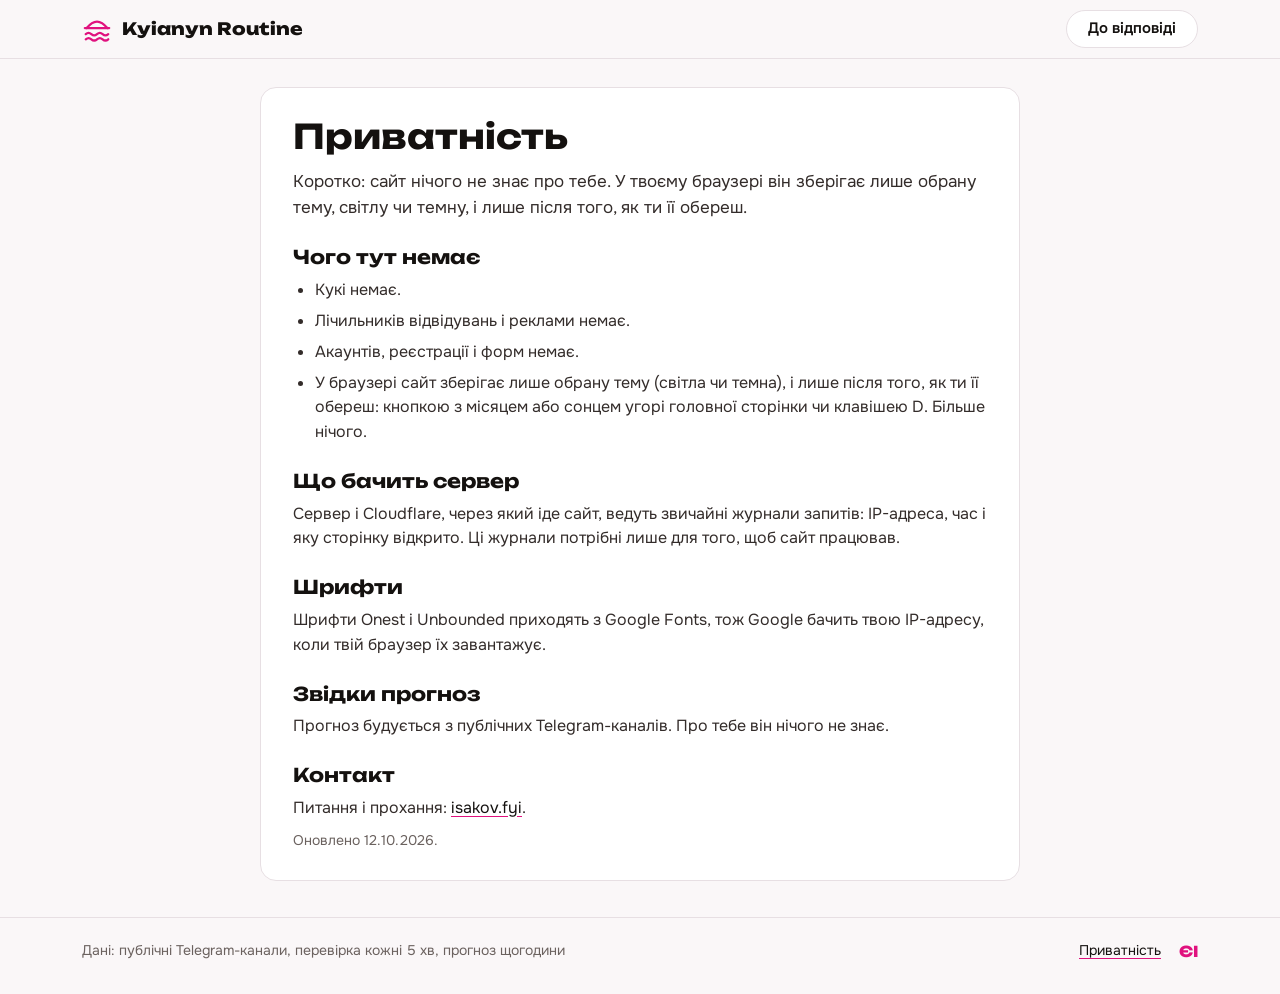
<file: site/privacy.html>
<!doctype html>
<html lang="uk">
<head>
<meta charset="utf-8">
<meta name="viewport" content="width=device-width, initial-scale=1">
<!-- The browser bar takes --paper of tokens.css in each theme -->
<meta name="theme-color" content="#FAF7F8" media="(prefers-color-scheme: light)">
<meta name="theme-color" content="#141012" media="(prefers-color-scheme: dark)">
<!-- The theme before the first paint: the one the toggle of the main page stored, else the system preference; the browser bar takes the colour of that theme -->
<script>(function () { var t; try { t = localStorage.getItem('theme') } catch (e) {} if (t !== 'dark' && t !== 'light') t = matchMedia('(prefers-color-scheme: dark)').matches ? 'dark' : 'light'; document.documentElement.dataset.theme = t; document.querySelectorAll('meta[name="theme-color"]').forEach(function (m) { m.media = m.media.indexOf(t) < 0 ? 'not all' : 'all' }) })()</script>
<title>Приватність: Kyianyn Routine</title>
<meta name="description" content="Що сайт «Чи встигнеш переїхати на інший берег за 3 години?» знає про тебе: нічого. Без кукі, без лічильників, без акаунтів.">
<link rel="icon" href="favicon.svg" type="image/svg+xml">
<link rel="stylesheet" href="assets/css/tokens.css">
<link rel="stylesheet" href="assets/css/site.css">
</head>
<body>
<header class="top">
  <div class="wrap top-in top-simple">
    <a class="logo" href="./" aria-label="Kyianyn Routine, на головну"><svg viewBox="0 0 32 32" aria-hidden="true" focusable="false"><path d="M5 15Q16 1 27 15"/><path d="M3 15h26"/><path d="M4 21.5q3-2.6 6 0t6 0 6 0 6 0"/><path d="M4 27q3-2.6 6 0t6 0 6 0 6 0"/></svg><span class="logo-name">Kyianyn Routine</span></a>
    <a class="tab" href="./">До відповіді</a>
  </div>
</header>

<main class="wrap">
  <article class="block doc">
    <h1>Приватність</h1>
    <p class="lead">Коротко: сайт нічого не знає про тебе. У твоєму браузері він зберігає лише обрану тему, світлу чи темну, і лише після того, як ти її обереш.</p>
    <h2>Чого тут немає</h2>
    <ul>
      <li>Кукі немає.</li>
      <li>Лічильників відвідувань і реклами немає.</li>
      <li>Акаунтів, реєстрації і форм немає.</li>
      <li>У браузері сайт зберігає лише обрану тему (світла чи темна), і лише після того, як ти її обереш: кнопкою з місяцем або сонцем угорі головної сторінки чи клавішею D. Більше нічого.</li>
    </ul>
    <h2>Що бачить сервер</h2>
    <p>Сервер і Cloudflare, через який іде сайт, ведуть звичайні журнали запитів: IP-адреса, час і яку сторінку відкрито. Ці журнали потрібні лише для того, щоб сайт працював.</p>
    <h2>Шрифти</h2>
    <p>Шрифти Onest і Unbounded приходять з Google Fonts, тож Google бачить твою IP-адресу, коли твій браузер їх завантажує.</p>
    <h2>Звідки прогноз</h2>
    <p>Прогноз будується з публічних Telegram-каналів. Про тебе він нічого не знає.</p>
    <h2>Контакт</h2>
    <p>Питання і прохання: <a href="https://isakov.fyi">isakov.fyi</a>.</p>
    <p class="src">Оновлено 12.10.2026.</p>
  </article>
</main>

<footer class="foot">
  <div class="wrap foot-in">
    <p>Дані: публічні Telegram-канали, перевірка кожні 5 хв, прогноз щогодини</p>
    <p class="foot-links"><a href="privacy.html">Приватність</a><a class="credit" href="https://isakov.fyi" aria-label="ЄІ, isakov.fyi">ЄІ</a></p>
  </div>
</footer>
</body>
</html>
</file>
<file: site/assets/css/tokens.css>
/* Colours, fonts, radii and motion of the whole site; every other stylesheet uses only these names */
@import url('https://fonts.googleapis.com/css2?family=Onest:wght@400;500;600;700;800&family=Unbounded:wght@700;800&display=swap');

/* The light theme. The dark one below gives the same names other values, so no other file changes with the theme. */
:root {
  color-scheme: light;
  --pink: #E0117E;
  --pink-soft: #FCE7F1;
  --ink: #14110F;
  --body: #332C2A;
  --soft: #6B625F;
  --line: #E7DFE3;
  --paper: #FAF7F8;
  --card: #FFFFFF;

  /* Status colours of the answer, the alert level and the crossings (green yes, amber risky, red no),
     and the official colours of the Kyiv metro lines. Text in a status colour: --go, --risk, --stop;
     big fills: --risk-fill; backgrounds: the -soft ones. */
  --go: #0B7A3B;
  --go-soft: #E2F5E9;
  --risk: #B45309;
  --risk-fill: #F59E0B;
  --risk-soft: #FEF3DC;
  --stop: #D42020;
  --stop-soft: #FDE8E6;
  --m1: #E31E24;
  --m2: #0072BC;
  --m3: #00984F;
  /* The map: the Dnipro and its name on the water (--water-ink), the night sky with its moon and stars (--star).
     The night as an icon or a border, as on the curfew pill: --night-ink. The veil behind the help dialog: --scrim. */
  --water: #D6EAF6;
  --water-line: #8CC0E3;
  --water-ink: #0072BC;
  --night: #1E1B2E;
  --night-ink: #1E1B2E;
  --star: #FFFFFF;
  --scrim: #14110F;

  --font: 'Onest', system-ui, -apple-system, 'Segoe UI', Roboto, sans-serif;
  --font-display: 'Unbounded', sans-serif;

  --r-pill: 999px;
  --r-card: 16px;
  --r-small: 8px;

  --shadow-pink: 0 2px 10px rgba(224, 17, 126, .45);
  --focus-ring: 0 0 0 4px rgba(224, 17, 126, .28);
  --ease: cubic-bezier(.22, .75, .28, 1);
}

/* The dark theme: <html data-theme="dark">, set before the first paint by the script in <head> of index.html and
   privacy.html (the choice the toggle in the header stored, else the system preference). The metro colours stay
   official; body, ink and soft text keep 4.5:1 or more on --paper and on --card, as in the light theme. */
:root[data-theme="dark"] {
  color-scheme: dark;
  --pink: #FF62AC;
  --pink-soft: #3E1B2D;
  --ink: #F5EFF2;
  --body: #DDD3D7;
  --soft: #ACA0A5;
  --line: #3B3337;
  --paper: #141012;
  --card: #1F1A1C;

  --go: #4FD58A;
  --go-soft: #11291C;
  --risk: #F2B24A;
  --risk-fill: #F59E0B;
  --risk-soft: #33260E;
  --stop: #FF7B73;
  --stop-soft: #3B1816;

  --water: #16344C;
  --water-line: #4884B3;
  --water-ink: #8DCBF5;
  --night: #0C0A1A;
  --night-ink: #B8AEF6;
  --star: #F5EFF2;
  --scrim: #000000;

  --shadow-pink: 0 2px 12px rgba(255, 98, 172, .35);
  --focus-ring: 0 0 0 4px rgba(255, 98, 172, .45);
}
</file>
<file: site/assets/css/site.css>
/* The shell of kyianyn-routine.isakov.fyi (header, tabs, footer, help dialog, toast, privacy page) and tab 1
   "Відповідь": the answer first, big, in the colour of its tier. Colors, fonts, radii, shadows and easing only
   from tokens.css: pink is the brand (logo, tabs, links, focus); green, amber and red carry the meaning. */

*, *::before, *::after { box-sizing: border-box; }
[hidden] { display: none !important; }

html { -webkit-text-size-adjust: 100%; }

body {
  margin: 0;
  min-height: 100vh;
  display: flex;
  flex-direction: column;
  background: var(--paper);
  color: var(--body);
  font: 400 16px/1.55 var(--font);
}

main { flex: 1 0 auto; }
h1, h2, h3, p, dl, dd { margin: 0; }
button { font: inherit; color: inherit; }
a { color: var(--ink); text-decoration-color: var(--pink); text-underline-offset: 3px; }
a:hover { color: var(--pink); }
:focus-visible { outline: none; box-shadow: var(--focus-ring); }
a:focus-visible { border-radius: var(--r-small); }

.wrap { width: 100%; max-width: 1180px; margin: 0 auto; padding-left: 32px; padding-right: 32px; }

.ico { display: inline-flex; flex: none; width: 20px; height: 20px; }
.ico svg { width: 100%; height: 100%; fill: none; stroke: currentColor; stroke-width: 2; stroke-linecap: round; stroke-linejoin: round; }
.sr-only { position: absolute; width: 1px; height: 1px; margin: -1px; padding: 0; overflow: hidden; clip: rect(0 0 0 0); white-space: nowrap; border: 0; }

/* Header: the bridge mark and the short name, the two tabs, the live chip, the theme toggle, the keys button */

.top { position: sticky; top: 0; z-index: 10; background: var(--paper); border-bottom: 1px solid var(--line); }

.top-in {
  display: grid;
  grid-template-columns: auto auto minmax(0, 1fr) auto auto;
  grid-template-areas: "logo tabs live theme help";
  align-items: center;
  gap: 10px 20px;
  padding-top: 10px;
  padding-bottom: 10px;
}

.top-simple { display: flex; flex-wrap: wrap; align-items: center; justify-content: space-between; }

.logo {
  grid-area: logo;
  min-width: 0;
  display: inline-flex;
  align-items: center;
  gap: 10px;
  color: var(--ink);
  font: 800 17px/1.2 var(--font-display);
  text-decoration: none;
  white-space: nowrap;
}
.logo-name { min-width: 0; overflow: hidden; text-overflow: ellipsis; }
.logo:hover { color: var(--ink); }
.logo svg { flex: none; width: 30px; height: 30px; fill: none; stroke: var(--pink); stroke-width: 2.4; stroke-linecap: round; stroke-linejoin: round; transition: transform 300ms var(--ease); }
.logo:hover svg { transform: translateY(-2px); }

.tabs { grid-area: tabs; display: flex; gap: 6px; }

.tab {
  display: inline-flex;
  align-items: center;
  justify-content: center;
  min-height: 38px;
  padding: 0 16px;
  border: 1px solid var(--line);
  border-radius: var(--r-pill);
  background: var(--card);
  color: var(--ink);
  font-size: 15px;
  font-weight: 600;
  text-decoration: none;
  white-space: nowrap;
}
.tab:hover { color: var(--ink); border-color: var(--pink); }
.tab:focus-visible { border-radius: var(--r-pill); }
.tab[aria-current="page"] { background: var(--pink); border-color: var(--pink); color: var(--card); }

/* The live chip never cuts its text: on a phone it drops the words "оновлено" and "дані" instead (see below). */
.live {
  grid-area: live;
  justify-self: end;
  display: inline-flex;
  align-items: center;
  gap: 8px;
  min-height: 34px;
  padding: 0 14px;
  border: 1px solid var(--line);
  border-radius: var(--r-pill);
  background: var(--card);
  color: var(--body);
  font-size: 14px;
  white-space: nowrap;
  cursor: pointer;
}
.live:hover { border-color: var(--pink); }
.live-dot { flex: none; width: 8px; height: 8px; border-radius: var(--r-pill); background: var(--go); }
.live.is-empty .live-dot { background: var(--soft); }
.live-text { white-space: nowrap; }
.live .ico { display: none; width: 18px; height: 18px; }
.live.is-stale { border-color: var(--risk-fill); background: var(--risk-soft); color: var(--risk); font-weight: 600; }
.live.is-stale .live-dot { display: none; }
.live.is-stale .ico { display: inline-flex; }

.help-btn, .theme-btn {
  display: grid;
  place-items: center;
  width: 38px;
  height: 38px;
  padding: 0;
  border: 1px solid var(--line);
  border-radius: var(--r-pill);
  background: var(--card);
  color: var(--ink);
  font: 800 16px/1 var(--font-display);
  cursor: pointer;
}
.help-btn { grid-area: help; }
.help-btn:hover, .theme-btn:hover { border-color: var(--pink); color: var(--pink); }
/* The theme toggle shows the theme a click turns on: a moon in the light theme, a sun in the dark one (app.js).
   On a touch screen it takes taps in 44 px around its circle. */
.theme-btn { position: relative; grid-area: theme; }
:root[data-theme="dark"] .theme-moon, :root:not([data-theme="dark"]) .theme-sun { display: none; }
@media (pointer: coarse) {
  .theme-btn::after { content: ""; position: absolute; inset: -5px; border-radius: var(--r-pill); }
}

/* Blocks (tab 1, the charts, some scenes of the deck). One radius (--r-card) and one gap between them. */

.tab-main { display: grid; gap: 14px; padding-top: 18px; }
.tab-how { padding-top: 28px; }

.block {
  position: relative;
  min-width: 0;
  padding: 28px 32px;
  background: var(--card);
  border: 1px solid var(--line);
  border-radius: var(--r-card);
  scroll-margin-top: 92px;
}
.block:focus { outline: none; }
.block > h2 { margin-bottom: 14px; font: 700 clamp(20px, 2.2vw, 26px)/1.2 var(--font-display); color: var(--ink); }

.lead { max-width: 72ch; margin-bottom: 18px; font-size: 17px; }
.sub { margin: 22px 0 10px; font: 700 17px/1.3 var(--font); color: var(--ink); }
.src { font-size: 14px; color: var(--soft); }
p.src { margin-top: 12px; }
.calm { padding: 16px 18px; border: 1px dashed var(--line); border-radius: var(--r-card); background: var(--paper); color: var(--soft); font-size: 15px; }
.note { margin-top: 16px; padding: 12px 16px; border-left: 4px solid var(--pink); border-radius: var(--r-small); background: var(--paper); font-size: 15px; }
.note b { color: var(--ink); }
.tip { position: absolute; left: 12px; right: 12px; z-index: 2; padding: 10px 12px; border-radius: var(--r-small); background: var(--ink); color: var(--card); font-size: 14px; line-height: 1.4; box-shadow: var(--shadow-pink); pointer-events: none; animation: fade 200ms var(--ease) both; }

/* a) The hero, top to bottom on a phone: pills, question, window, answer, line, map, probability, safety line.
   The card takes the soft colour of the tier; the answer, the number and the icons its strong colour (contrast of
   the strong colour on its soft one is above 4.4:1). From 1001 px the map moves to the right of the words. */

.block.hero {
  --tone: var(--soft);
  --tone-soft: var(--card);
  --answer-h: clamp(80px, 24vw, 136px);
  display: flex;
  flex-direction: column;
  align-items: center;
  padding: 26px 32px 24px;
  border-color: color-mix(in srgb, var(--tone) 22%, var(--tone-soft));
  background: var(--tone-soft);
  text-align: center;
}
.hero[data-tier="none"] { border-color: var(--line); }
.hero[data-tier="low"] { --tone: var(--go); --tone-soft: var(--go-soft); }
.hero[data-tier="medium"] { --tone: var(--risk); --tone-soft: var(--risk-soft); }
.hero[data-tier="high"] { --tone: var(--stop); --tone-soft: var(--stop-soft); }

.hero-pills { display: flex; flex-wrap: wrap; justify-content: center; gap: 6px; margin-bottom: 14px; }
.hero-pills:empty, .hero-window:empty, .hero-p:empty { display: none; }
/* The pills are quiet: the card colour, a thin border and an icon in the colour of what they say, the kind in bold.
   A long one wraps on a phone into a rounded box of two even, centred lines; on one line the same radius makes it a
   pill. */
.flag { display: block; max-width: 100%; min-height: 30px; margin: 0; padding: 5px 14px; border: 1px solid var(--line); border-radius: var(--r-card); background: var(--card); color: var(--ink); font-size: 13px; font-weight: 500; line-height: 1.35; text-align: center; text-wrap: balance; animation: rise 300ms var(--ease) both; }
.flag b { font-weight: 700; }
.flag .ico { width: 16px; height: 16px; margin-right: 6px; vertical-align: -3px; }
.flag-red { border-color: var(--stop); }
.flag-red .ico { color: var(--stop); }
.flag-yellow, .flag-stale { border-color: var(--risk-fill); }
.flag-yellow .ico, .flag-stale .ico { color: var(--risk); }
.flag-night { border-color: var(--night-ink); font-weight: 600; }
.flag-night .ico { color: var(--night-ink); }

.hero-q { max-width: 26ch; font: 700 clamp(20px, 2.3vw, 30px)/1.3 var(--font); color: var(--ink); text-wrap: balance; }
.hero-window { margin-top: 4px; font-size: 14px; color: var(--soft); }
.hero-answer { display: flex; align-items: center; justify-content: center; width: 100%; margin-top: 8px; }
.hero .answer { margin: 0; font: 800 var(--answer-h)/1.08 var(--font-display); letter-spacing: -.02em; color: var(--tone); white-space: nowrap; animation: none; }
.hero .answer-new { animation: lift 320ms var(--ease) both; }
.hero .answer-wait { font-size: clamp(24px, 6vw, 40px); letter-spacing: 0; color: var(--soft); white-space: normal; }
.hero-line { margin-top: 2px; font: 600 clamp(17px, 1.6vw, 20px)/1.35 var(--font); color: var(--ink); }
.hero[data-tier="none"] .hero-line { font-weight: 500; color: var(--soft); }
.sent { display: inline-block; } /* one sentence wraps as a whole (dashboard.js sentences, the safety line) */

/* The crossing map: a fixed 2:1 box. hero.js draws in it when present; until then the train on the bridge. */
.hero-map { position: relative; width: 100%; max-width: 600px; aspect-ratio: 2 / 1; margin-top: 16px; overflow: hidden; border-radius: var(--r-card); background: var(--card); }
.hero-map:has(.train:focus-visible) { box-shadow: var(--focus-ring); }
.hero-map .train { width: 100%; height: 100%; max-width: none; padding: 0; border: 0; border-radius: 0; background: none; }
.hero-map .train:focus-visible { box-shadow: none; }
.hero-map .train-svg { height: 100%; }
.hero-map .train-svg .river { fill: var(--m2); opacity: .14; }
.hero-map .train-svg .wave { stroke: var(--m2); opacity: .45; }
.hero-map .train-svg .arch { stroke: var(--go); stroke-width: 3.5; }
.hero-map .train[data-m1="limited"] .arch { stroke: var(--risk-fill); }
.hero-map .train[data-m1="closed"] .arch { stroke: var(--stop); }
.hero-map .train[data-m1="unknown"] .arch { stroke: var(--soft); }
.hero-map .train-svg .train-car rect { fill: var(--m1); }
.hero-map .train-svg text { fill: var(--soft); }
.hero-map .train-svg .river-name { fill: var(--water-ink); }

/* The probability: the number, its label and the scale in three equal parts with the thresholds at the borders */
.hero-p { width: 100%; max-width: 480px; margin-top: 20px; }
.p-row { display: flex; align-items: center; justify-content: center; gap: 12px; }
.p-num { flex: none; font: 800 clamp(30px, 4vw, 44px)/1 var(--font-display); color: var(--tone); }
.p-num.p-low { color: var(--go); }
.p-num.p-medium { color: var(--risk); }
.p-num.p-high { color: var(--stop); }
.p-label { max-width: 30ch; font-size: 15px; line-height: 1.3; text-align: left; color: var(--body); }
.meter { margin-top: 12px; }
.meter-cuts { position: relative; height: 16px; margin-bottom: 4px; font-size: 12px; line-height: 16px; color: var(--soft); }
.meter-cuts span { position: absolute; top: 0; transform: translateX(-50%); white-space: nowrap; }
.meter-bar { position: relative; display: flex; gap: 3px; height: 10px; }
.meter .zone { flex: 1 1 0; }
.zone-go { background: var(--go); border-radius: var(--r-pill) 0 0 var(--r-pill); }
.zone-risk { background: var(--risk-fill); }
.zone-stop { flex: 1; background: var(--stop); border-radius: 0 var(--r-pill) var(--r-pill) 0; }
.meter-mark { position: absolute; top: 50%; width: 22px; height: 22px; margin: -11px 0 0 -11px; border: 4px solid var(--card); border-radius: var(--r-pill); background: var(--ink); box-shadow: 0 1px 4px var(--line); animation: pop 320ms var(--ease) 120ms both; }
.meter-words { display: grid; grid-template-columns: repeat(3, minmax(0, 1fr)); margin-top: 8px; font-size: 13px; line-height: 1.3; color: var(--soft); text-align: center; }
.meter-words .is-on { color: var(--ink); font-weight: 700; }

.reasons-box .tip { left: 0; right: 0; text-align: left; }

.hero-safe { display: flex; align-items: center; justify-content: center; gap: 8px; margin-top: 16px; font-size: 14px; line-height: 1.4; color: var(--body); text-align: left; }
.hero-safe .ico { width: 18px; height: 18px; color: var(--tone); }

/* Folded blocks: quiet cards; the whole summary row (heading and chevron) opens and closes them. */

.block.fold-block { padding: 0; }
.fold > summary { display: flex; align-items: center; justify-content: space-between; gap: 12px; min-height: 60px; padding: 14px 24px; border-radius: var(--r-card); cursor: pointer; list-style: none; }
.fold > summary::-webkit-details-marker { display: none; }
.fold > summary h2 { font: 700 clamp(18px, 1.6vw, 21px)/1.3 var(--font); color: var(--ink); }
.fold > summary:hover h2 { color: var(--pink); }
.fold > summary .chev { width: 22px; height: 22px; color: var(--soft); transition: transform 240ms var(--ease); }
.fold > summary:hover .chev { color: var(--pink); }
.fold[open] > summary .chev { transform: rotate(180deg); }
.fold-body { padding: 4px 24px 24px; }

/* b) what crosses the Dnipro now: the alert state, then three groups (the metro, the city rail ring, the bridges for
   cars); a row is the name, the status now as an icon and a word in its colour, and the rule during an alert */

.cross-group { margin-top: 16px; }
.cross-group + .cross-group { padding-top: 14px; border-top: 2px solid var(--line); }
.cross-h { margin: 0 0 2px; font: 800 13px/1.3 var(--font); letter-spacing: .06em; text-transform: uppercase; color: var(--ink); }
.cross-list { display: grid; margin: 0; padding: 0; list-style: none; }
.cross-row { display: grid; align-content: start; gap: 3px; min-width: 0; padding: 12px 0; border-top: 1px solid var(--line); }
.cross-row:first-child { padding-top: 6px; border-top: 0; }
.cross-name { display: flex; flex-wrap: wrap; align-items: center; gap: 2px 8px; color: var(--ink); }
.cross-via { font-size: 14px; color: var(--soft); }
.cross-now { display: flex; align-items: flex-start; gap: 6px; }
.cross-now .ico { flex: none; width: 18px; height: 18px; margin-top: 3px; }
.is-open .cross-now .ico, .is-open .cross-st { color: var(--go); }
.is-limited .cross-now .ico, .is-limited .cross-st { color: var(--risk); }
.is-closed .cross-now .ico, .is-closed .cross-st { color: var(--stop); }
.is-unknown .cross-now .ico, .is-unknown .cross-st { color: var(--soft); }
.cross-rule { font-size: 14px; color: var(--soft); }
.cross-meta { display: flex; align-items: flex-start; gap: 8px; padding: 12px 14px; border-radius: var(--r-small); background: var(--paper); font-size: 14px; }
.cross-meta .ico { width: 18px; height: 18px; margin-top: 1px; color: var(--night-ink); }
.srcs { margin-top: 12px; }
.srcs summary { display: inline-flex; align-items: center; min-height: 32px; padding: 0 14px; border: 1px solid var(--line); border-radius: var(--r-pill); color: var(--ink); font-size: 14px; font-weight: 600; cursor: pointer; list-style: none; }
.srcs summary::-webkit-details-marker { display: none; }
.srcs summary:hover { border-color: var(--pink); }
.srcs summary:focus-visible { border-radius: var(--r-pill); }
.srcs ul { display: grid; gap: 4px; margin: 10px 0 0; padding-left: 20px; font-size: 14px; }

/* The status pills (some scenes of the deck use them) */
.pills { display: flex; flex-wrap: wrap; gap: 8px; margin: 0; padding: 0; list-style: none; }
.pill { display: inline-flex; align-items: center; gap: 6px; min-height: 34px; padding: 0 12px 0 8px; border: 1px solid var(--line); border-radius: var(--r-pill); background: var(--card); color: var(--ink); font-size: 14px; font-weight: 600; cursor: help; }
.pill:hover { box-shadow: var(--shadow-pink); }
.pill .ico { width: 18px; height: 18px; }
.pill-open { border-color: var(--go); background: var(--go-soft); }
.pill-open .ico { color: var(--go); }
.pill-limited { border-color: var(--risk-fill); background: var(--risk-soft); }
.pill-limited .ico { color: var(--risk); }
.pill-closed { border-color: var(--stop); background: var(--stop-soft); }
.pill-closed .ico { color: var(--stop); }
.pill-unknown { border-style: dashed; border-color: var(--soft); background: var(--paper); }
.pill-unknown .ico { color: var(--soft); }
.metro { flex: none; width: 10px; height: 10px; border-radius: var(--r-pill); }
.metro-m1 { background: var(--m1); }
.metro-m3 { background: var(--m3); }

/* c) reasons */

.reasons-box { position: relative; }
.reason-axis { display: flex; justify-content: space-between; margin: 0 76px 6px 12px; font-size: 13px; color: var(--soft); }
.reasons { display: grid; gap: 6px; margin: 0; padding: 0; list-style: none; }
.reason { padding: 10px 12px; border-radius: var(--r-small); cursor: help; }
.reason:hover, .reason:focus-visible { background: var(--paper); }
.reason-text { display: flex; justify-content: space-between; gap: 12px; color: var(--ink); }
.reason-val { white-space: nowrap; }
.reason-bar { display: grid; grid-template-columns: minmax(0, 1fr) 56px; align-items: center; gap: 8px; margin-top: 6px; }
.reason-track { position: relative; display: block; height: 12px; border: 1px solid var(--line); border-radius: var(--r-pill); background: var(--card); }
.reason-track::after { content: ""; position: absolute; top: -5px; bottom: -5px; left: 50%; width: 2px; margin-left: -1px; background: var(--soft); }
.reason-fill { position: absolute; top: 0; bottom: 0; border-radius: var(--r-pill); animation: grow 380ms var(--ease) both; }
.reason-fill.up { background: var(--stop); transform-origin: left center; }
.reason-fill.down { background: var(--go); transform-origin: right center; }
.reason-w { font: 700 15px/1 var(--font-display); color: var(--ink); text-align: right; }
.reason-past { margin-top: 14px; color: var(--ink); }

/* d) the words */

.gloss { display: grid; grid-template-columns: repeat(auto-fill, minmax(min(300px, 100%), 1fr)); gap: 8px; }
.gloss div { padding: 10px 14px; border: 1px solid var(--line); border-radius: var(--r-card); }
.gloss dt { display: flex; align-items: center; gap: 8px; font-weight: 700; color: var(--ink); }
.gloss dd { font-size: 14px; }

.sw { display: inline-block; flex: none; width: 12px; height: 12px; border-radius: var(--r-pill); }
.sw-go { background: var(--go); }
.sw-risk { background: var(--risk-fill); }
.sw-stop { background: var(--stop); }
.sw-low { background: var(--line); }
.sw-mid { border: 1px solid var(--pink); background: var(--pink-soft); }
.sw-high, .sw-m { background: var(--pink); }
.sw-d { border: 2px solid var(--ink); background: var(--card); }

/* e) the charts slot (charts.js draws inside) */

#charts [data-chart] + [data-chart] { margin-top: 16px; }

/* f) live sources */

.facts { display: grid; grid-template-columns: repeat(auto-fill, minmax(min(240px, 100%), 1fr)); gap: 12px; margin-top: 18px; }
.facts div { padding: 12px 16px; border-radius: var(--r-card); background: var(--paper); }
.facts dt { font-size: 14px; color: var(--soft); }
.facts dd { margin-top: 2px; color: var(--ink); font-weight: 600; }
#sources .facts { gap: 8px; margin-top: 0; }
#sources .sub { margin: 16px 0 8px; font-size: 15px; }
.chans { display: grid; grid-template-columns: repeat(auto-fill, minmax(min(230px, 100%), 1fr)); gap: 8px; margin: 0; padding: 0; list-style: none; }
.chan { display: grid; gap: 2px; min-width: 0; padding: 10px 14px; border: 1px solid var(--line); border-radius: var(--r-card); }
.chan-name { overflow: hidden; color: var(--ink); font-weight: 700; text-overflow: ellipsis; white-space: nowrap; }
.chan-ago, .chan-n { font-size: 14px; color: var(--soft); }
.chan.is-quiet { background: var(--paper); }
#sources .chans-note { margin: -4px 0 10px; font-size: 14px; color: var(--body); }
#sources .chans { grid-template-columns: repeat(auto-fill, minmax(min(250px, 100%), 1fr)); gap: 6px; }
#sources .chan { padding: 8px 12px; font-size: 14px; }
.chan-top { display: flex; align-items: baseline; justify-content: space-between; gap: 8px; min-width: 0; }
.chan-quiet { flex: none; font-size: 13px; font-weight: 600; color: var(--soft); }
.chan.is-quiet .chan-name { color: var(--soft); }
.safety { display: flex; align-items: center; gap: 10px; margin-top: 14px; padding: 12px 16px; border-radius: var(--r-card); background: var(--ink); color: var(--card); font-weight: 600; }
.safety .ico { color: var(--pink); }

/* Older pieces some scenes of the deck may reuse */

.answer { margin: 18px 0 12px; font: 800 clamp(34px, 4.4vw, 56px)/1.05 var(--font-display); color: var(--ink); animation: rise 360ms var(--ease) both; }
.tier { display: inline-flex; align-items: center; min-height: 32px; padding: 0 14px; border-radius: var(--r-pill); font-size: 15px; font-weight: 600; }
.tier-low { border: 1px solid var(--line); background: var(--card); color: var(--ink); }
.tier-medium { background: var(--pink-soft); color: var(--ink); }
.tier-high { background: var(--pink); color: var(--card); }
.honest { max-width: 62ch; margin-top: 10px; font-size: 16px; }
.scale { max-width: 560px; margin-top: 22px; }
.scale-row { position: relative; height: 24px; }
.scale-bottom { margin-top: 8px; font-size: 13px; color: var(--soft); }
.scale-bar { position: relative; display: flex; height: 14px; }
.zone { height: 100%; }
.zone-low { background: var(--line); border-radius: var(--r-pill) 0 0 var(--r-pill); }
.zone-mid { background: var(--pink-soft); }
.zone-high { flex: 1; background: var(--pink); border-radius: 0 var(--r-pill) var(--r-pill) 0; }
.scale-tick { position: absolute; top: -5px; bottom: -5px; width: 2px; margin-left: -1px; border-radius: var(--r-pill); background: var(--ink); }
.scale-dot { position: absolute; top: 50%; width: 22px; height: 22px; margin: -11px 0 0 -11px; border: 3px solid var(--card); border-radius: var(--r-pill); background: var(--ink); box-shadow: var(--shadow-pink); animation: pop 320ms var(--ease) 120ms both; }
.scale-p { position: absolute; bottom: 2px; font: 800 15px/1 var(--font-display); color: var(--ink); white-space: nowrap; }
.scale-p.align-mid { transform: translateX(-50%); }
.scale-p.align-end { transform: translateX(-100%); }
.scale-num, .scale-end { position: absolute; top: 0; white-space: nowrap; }
.scale-num.to-left { transform: translateX(calc(-100% - 4px)); }
.scale-num.to-right { transform: translateX(4px); }
.scale-end { left: 0; }
.scale-end.end-right { left: auto; right: 0; }
.scale-legend { display: flex; flex-wrap: wrap; gap: 6px 16px; margin: 10px 0 0; padding: 0; list-style: none; font-size: 14px; }
.scale-legend li { display: inline-flex; align-items: center; gap: 6px; }
.crosses { display: grid; grid-template-columns: repeat(auto-fill, minmax(min(250px, 100%), 1fr)); gap: 12px; margin: 0; padding: 0; list-style: none; }
.cross { display: grid; align-content: start; gap: 4px; padding: 14px 16px; border: 1px solid var(--line); border-radius: var(--r-card); background: var(--card); }
.cell { aspect-ratio: 1; border-radius: var(--r-small); animation: pop 300ms var(--ease) both; }
.cell-m { background: var(--pink); }
.cell-d { border: 2px solid var(--ink); background: var(--card); }
.sources { margin-top: 14px; }
.sources summary { display: inline-flex; align-items: center; min-height: 38px; padding: 0 16px; border: 1px solid var(--line); border-radius: var(--r-pill); color: var(--ink); font-size: 15px; font-weight: 600; cursor: pointer; list-style: none; }
.sources summary::-webkit-details-marker { display: none; }
.sources summary:hover { border-color: var(--pink); }
.sources ul { display: grid; gap: 6px; margin: 12px 0 0; padding-left: 20px; font-size: 15px; }

/* The train on the bridge (the fallback crossing picture of tab 1) */

.train-tip { position: absolute; top: 10px; left: 50%; z-index: 3; width: max-content; max-width: calc(100% - 24px); padding: 8px 12px; border-radius: var(--r-small); background: var(--ink); color: var(--card); font-size: 14px; line-height: 1.35; text-align: center; transform: translateX(-50%); box-shadow: var(--shadow-pink); pointer-events: none; animation: fade 200ms var(--ease) both; }
.train { display: block; width: 100%; max-width: 440px; padding: 14px; border: 1px solid var(--line); border-radius: var(--r-card); background: var(--paper); cursor: pointer; transition: transform 240ms var(--ease); }
.train:hover { border-color: var(--pink); }
.train:active { transform: scale(.98); }
.train:focus-visible { border-radius: var(--r-card); }
.train-svg { display: block; width: 100%; height: auto; }
.train-svg .bank { fill: var(--line); }
.train-svg .river { fill: var(--pink-soft); }
.train-svg .wave { fill: none; stroke: var(--pink); stroke-width: 2; stroke-linecap: round; opacity: .55; }
.train-svg .arch { fill: none; stroke: var(--pink); stroke-width: 3; stroke-linecap: round; }
.train-svg .pier, .train-svg .deck { fill: none; stroke: var(--ink); stroke-width: 3; stroke-linecap: round; }
.train-svg .train-car rect { fill: var(--pink); }
.train-svg .win { fill: none; stroke: var(--card); stroke-width: 2.4; stroke-linecap: round; }
.train-svg text { font: 600 13px var(--font); fill: var(--body); text-anchor: middle; }

/* Loading. Until the first data (and the web fonts) the hero shows only a skeleton in the place and about the size
   of the question, the answer, the map and the number; the other blocks and the live chip wait with display none, so
   they count as new when they show, not as moved. */
.app { min-height: 100vh; }
.is-loading .tab-main > section:not(#hero), .is-loading .hero > :not(.hero-sk), .is-loading .live { display: none; }
.hero-sk { display: none; width: 100%; }
.is-loading .hero-sk { display: flex; flex-direction: column; align-items: center; }
.sk { display: block; border-radius: var(--r-small); background: var(--line); opacity: .6; }
.sk-q { width: min(90%, 440px); height: 26px; }
.sk-answer { width: min(50%, 300px); height: calc(var(--answer-h) * .8); margin: calc(var(--answer-h) * .14) 0 calc(var(--answer-h) * .1); border-radius: var(--r-card); }
.sk-line { width: min(70%, 320px); height: 22px; }
.sk-map { width: 100%; max-width: 600px; aspect-ratio: 2 / 1; margin-top: 16px; border-radius: var(--r-card); }
.sk-p { width: min(80%, 400px); height: 56px; margin-top: 20px; border-radius: var(--r-card); }

/* Footer */

.foot { margin-top: 36px; border-top: 1px solid var(--line); }
.foot-in { display: flex; flex-wrap: wrap; align-items: center; justify-content: space-between; gap: 10px 24px; padding-top: 22px; padding-bottom: 32px; font-size: 14px; color: var(--soft); }
.foot-links { display: flex; align-items: center; gap: 18px; }
.credit { color: var(--pink); font: 800 15px/1 var(--font-display); text-decoration: none; }
.credit:hover { color: var(--ink); }
.card-foot { display: flex; justify-content: space-between; align-items: center; gap: 12px; margin-top: 18px; padding-top: 12px; border-top: 1px solid var(--line); font-size: 14px; }

/* Help dialog and toast */

.help { width: min(520px, calc(100vw - 32px)); max-height: calc(100vh - 32px); padding: 0; border: 0; border-radius: var(--r-card); background: var(--card); color: var(--body); box-shadow: var(--shadow-pink); }
.help[open] { animation: rise 260ms var(--ease) both; }
.help::backdrop { background: var(--scrim); opacity: .45; }
.help-in { padding: 24px; }
.help h2 { margin-bottom: 14px; font: 700 22px/1.2 var(--font-display); color: var(--ink); }
.keys { display: grid; gap: 8px; margin-bottom: 20px; }
.keys div { display: grid; grid-template-columns: 128px minmax(0, 1fr); align-items: center; gap: 12px; }
.keys dt { display: flex; flex-wrap: wrap; gap: 4px; }
.keys dd { font-size: 15px; }
kbd { display: inline-flex; align-items: center; justify-content: center; min-width: 30px; height: 30px; padding: 0 8px; border: 1px solid var(--line); border-bottom-width: 2px; border-radius: var(--r-small); background: var(--paper); color: var(--ink); font: 600 14px/1 var(--font); }
.btn { display: inline-flex; align-items: center; justify-content: center; min-height: 42px; padding: 0 22px; border: 1px solid var(--pink); border-radius: var(--r-pill); background: var(--pink); color: var(--card); font-weight: 600; cursor: pointer; }
.btn:hover { box-shadow: var(--shadow-pink); }
.btn:focus-visible { box-shadow: var(--focus-ring); }

.toast { position: fixed; left: 50%; bottom: 24px; z-index: 20; max-width: calc(100vw - 32px); padding: 10px 18px; border-radius: var(--r-pill); background: var(--ink); color: var(--card); font-size: 15px; opacity: 0; transform: translate(-50%, 8px); transition: opacity 260ms var(--ease), transform 260ms var(--ease); pointer-events: none; }
.toast.on { opacity: 1; transform: translate(-50%, 0); }

/* Privacy page */

.doc { max-width: 760px; margin: 28px auto 0; }
.doc h1 { margin-bottom: 12px; font: 700 clamp(26px, 3vw, 34px)/1.2 var(--font-display); color: var(--ink); }
.doc h2 { margin: 24px 0 8px; font: 700 19px/1.3 var(--font-display); color: var(--ink); }
.doc ul { display: grid; gap: 6px; margin: 0; padding-left: 22px; }
.doc p + p { margin-top: 10px; }

/* Wide screens: the hero in two columns, the words on the left and the map on the right */

@media (min-width: 1001px) {
  .tab { min-width: 132px; } /* one width when the web fonts swap in, so the header never shifts */
  .block.hero {
    display: grid;
    grid-template-columns: minmax(0, 1fr) minmax(0, 580px);
    grid-template-areas: "pills pills" "q map" "win map" "ans map" "line map" "prob map" "safe safe";
    align-items: start;
    justify-items: start;
    column-gap: 48px;
    padding: 32px 40px 26px;
    text-align: left;
  }
  .hero-sk { grid-column: 1 / -1; }
  .hero-pills { grid-area: pills; justify-content: flex-start; }
  .hero-q { grid-area: q; max-width: 22ch; }
  .hero-window { grid-area: win; }
  .hero-answer { grid-area: ans; justify-content: flex-start; margin-top: 12px; }
  .hero-line { grid-area: line; }
  .hero-map { grid-area: map; align-self: center; margin-top: 0; }
  .hero-p { grid-area: prob; margin-top: 24px; }
  .p-row { justify-content: flex-start; }
  .hero-safe { grid-area: safe; justify-content: flex-start; width: 100%; margin-top: 18px; padding-top: 16px; border-top: 1px solid color-mix(in srgb, var(--tone) 18%, var(--tone-soft)); }
  .cross-list { grid-template-columns: repeat(2, minmax(0, 1fr)); column-gap: 36px; }
  .cross-row:nth-child(2) { padding-top: 6px; border-top: 0; }
}

/* Narrower screens: the tabs go under the name; phone: name, theme and keys, then tabs and the live chip */

@media (max-width: 1000px) {
  .top-in { grid-template-columns: minmax(0, 1fr) auto auto auto; grid-template-areas: "logo live theme help" "tabs tabs tabs tabs"; }
}

@media (max-width: 760px) {
  .wrap { padding-left: 16px; padding-right: 16px; }
  .top-in { grid-template-columns: auto minmax(0, 1fr) auto auto; grid-template-areas: "logo logo theme help" "tabs live live live"; gap: 8px; padding-top: 8px; padding-bottom: 8px; }
  .logo { gap: 8px; font-size: 15px; }
  .logo svg { width: 26px; height: 26px; }
  .tab { min-height: 36px; padding: 0 12px; font-size: 14px; }
  .live { min-height: 34px; gap: 6px; padding: 0 10px; font-size: 13px; }
  .live-word, .live-date { display: none; }
  .help-btn, .theme-btn { width: 36px; height: 36px; }
  .tab-main { gap: 12px; padding-top: 12px; }
  .block { padding: 22px 16px; scroll-margin-top: 112px; }
  .block.hero { padding: 18px 16px 18px; }
  .hero-pills { gap: 4px; margin-bottom: 10px; }
  .flag { min-height: 28px; padding: 4px 12px; line-height: 1.3; }
  /* Two or three pills (an alert, the curfew, late data) take room: the answer is then a size smaller and the gaps
     tighter, so the scale and its words still fit the first screen of a phone */
  .hero:has(.flag + .flag) { --answer-h: clamp(72px, 20vw, 136px); }
  .hero:has(.flag + .flag + .flag) .hero-map { margin-top: 12px; }
  .hero:has(.flag + .flag + .flag) .hero-p { margin-top: 14px; }
  .hero-p { margin-top: 18px; }
  .p-label { font-size: 14px; }
  .fold > summary { min-height: 56px; padding: 12px 16px; }
  .fold-body { padding: 0 16px 18px; }
  .keys div { grid-template-columns: 104px minmax(0, 1fr); }
}

@media (max-width: 340px) {
  /* The narrowest phones: the tabs and the live chip sit closer, so the second row of the header still fits */
  .top-in { column-gap: 6px; }
  .tabs { gap: 4px; }
  .tab { padding: 0 9px; font-size: 13px; }
  .live { gap: 4px; padding: 0 8px; }
}

@media (max-width: 319px) {
  /* Under 320 px (a folded phone, 280 px) the tabs and the live chip no longer fit one row: the logo keeps only its
     picture (the link keeps its name for screen readers), the live chip moves up to it and the tabs get row two */
  .top-in { grid-template-areas: "logo live theme help" "tabs tabs tabs tabs"; }
  .logo-name { display: none; }
}

@keyframes rise { from { opacity: 0; transform: translateY(8px); } }
@keyframes lift { from { transform: translateY(10px); } }
@keyframes pop { from { opacity: 0; transform: scale(.6); } }
@keyframes grow { from { transform: scaleX(0); } }
@keyframes fade { from { opacity: 0; } }

@media (prefers-reduced-motion: reduce) {
  *, *::before, *::after { animation: none !important; transition: none !important; scroll-behavior: auto !important; }
}
</file>
